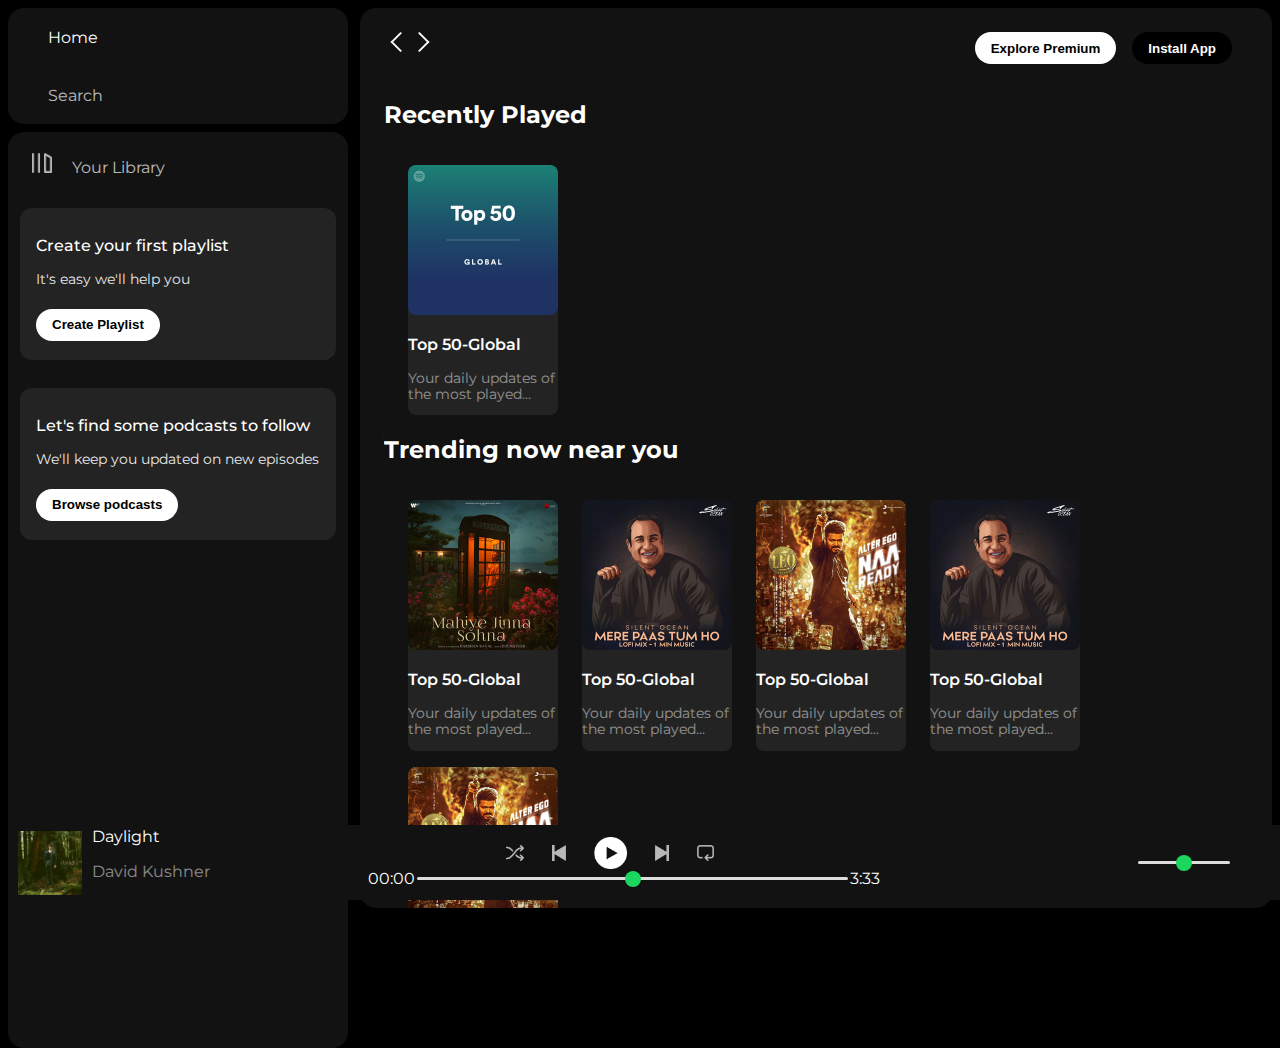
<file: index.html>
<!DOCTYPE html>
<html lang="en">
<head>
    <meta charset="UTF-8">
    <meta name="viewport" content="width=device-width, initial-scale=1.0">
    <title>Spotify - Web Player: Music for everyone</title>
    <link rel="stylesheet" href="style.css">
    <link rel="stylesheet" href="https://cdnjs.cloudflare.com/ajax/libs/font-awesome/6.6.0/css/all.min.css" integrity="sha512-Kc323vGBEqzTmouAECnVceyQqyqdsSiqLQISBL29aUW4U/M7pSPA/gEUZQqv1cwx4OnYxTxve5UMg5GT6L4JJg==" crossorigin="anonymous" referrerpolicy="no-referrer" />
    <link rel="icon" href="./assets/logo.png">
    <link rel="preconnect" href="https://fonts.googleapis.com">
<link rel="preconnect" href="https://fonts.gstatic.com" crossorigin>
<link href="https://fonts.googleapis.com/css2?family=Montserrat:ital,wght@0,100..900;1,100..900&display=swap" rel="stylesheet">
</head>
<body>
    <div class="main">
    <div class="sidebar">
        <div class="nav">
            <div class="nav-option" style="opacity:1">
                <i class="fa-solid fa-house"></i>
                <a href="#">Home</a>
            </div>
            <div class="nav-option">
                
                <i class="fa-solid fa-magnifying-glass"></i>
                <a href="#">Search</a>
            </div>
        </div>
        <div class="library ">
            <div class="options">
                <div class="lib-options nav-option">
                    <img src="./assets/library_icon.png">
                    <a href="#">Your Library</a>
                </div>
                <div class="icons">
                    <i class="fa-solid fa-plus"></i>
                    <i class="fa-solid fa-arrow-right"></i>
                </div>
            </div>
            <div class="lib-box">
                <div class="box">
                    <p class="box-p1">Create your first playlist</p>
                    <p class="box-p2">It's easy we'll help you</p>
                    <button class="badge">Create Playlist</button>
                </div>
                <div class="box">
                    <p class="box-p1">Let's find some podcasts to follow</p>
                    <p class="box-p2">We'll keep you updated on new episodes</p>
                    <button class="badge">Browse podcasts</button>
                </div>
            </div>
        </div>
    </div>
    <div class="main-content">
        <div class="sticky-nav">
            <div class="sticky-nav-iconss">
                <img src="./assets/backward_icon.png">
                <img src="./assets/forward_icon.png" class="hide">
            </div>
            <div class="sticky-nav-options">
                <button class="badge nav-item hide">Explore Premium</button>
                <button class="badge nav-item dark-badge"><i class="fa-regular fa-circle-down" style="margin: right 5px;"></i>Install App</button>
                <i class="fa-regular fa-user"></i>
            </div>
        </div>


        <h2>Recently Played</h2>
        <div class="cards-container">
                <div class="card">
                    <img src="./assets/card1img.jpeg" class="card-image">
                    <p class="card-title">Top 50-Global</p>
                    <p class="card-info">Your daily updates of the most played...</p>
                </div>
        </div>
       
        
        <h2>Trending now near you</h2>
        <div class="cards-container">
                <div class="card">
                    <img src="./assets/card2img.jpeg" class="card-image">
                    <p class="card-title">Top 50-Global</p>
                    <p class="card-info">Your daily updates of the most played...</p>
                </div>
                <div class="card">
                    <img src="./assets/card3img.jpeg" class="card-image">
                    <p class="card-title">Top 50-Global</p>
                    <p class="card-info">Your daily updates of the most played...</p>
                </div>
                <div class="card">
                    <img src="./assets/card4img.jpeg" class="card-image">
                    <p class="card-title">Top 50-Global</p>
                    <p class="card-info">Your daily updates of the most played...</p>
                </div>
                <div class="card">
                    <img src="./assets/card3img.jpeg" class="card-image">
                    <p class="card-title">Top 50-Global</p>
                    <p class="card-info">Your daily updates of the most played...</p>
                </div>
                <div class="card">
                    <img src="./assets/card4img.jpeg" class="card-image">
                    <p class="card-title">Top 50-Global</p>
                    <p class="card-info">Your daily updates of the most played...</p>
                </div>
        </div>
        <h2>Featured Charts</h2>
        <div class="cards-container">
                <div class="card">
                    <img src="./assets/card5img.jpeg" class="card-image">
                    <p class="card-title">Top 50-Global</p>
                    <p class="card-info">Your daily updates of the most played...</p>
                </div>
                <div class="card">
                    <img src="./assets/card6img.jpeg" class="card-image">
                    <p class="card-title">Top Songs - India</p>
                    <p class="card-info">Your daily updates of the most played...</p>
                </div>
                <div class="card">
                    <img src="./assets/card1img.jpeg" class="card-image">
                    <p class="card-title">Top 50-Global</p>
                    <p class="card-info">Your daily updates of the most played...</p>
                </div>
        </div>
        <div class="footer">
            <div class="line">

            </div>
        </div>
    </div>
    <div class="music-player">
        <div class="leftside ">
            <img src="./assets/David_Kushner-_Daylight.png" class="songimg">
            <div class="albums">
            <p class="name ">Daylight</p>
            <p class="singer">David Kushner</p></div>
            <div class="musicplayer-icon">
                <i class="fa-regular fa-heart"></i>
                <i class="fa-solid fa-rectangle-list"></i>
            </div>
        </div>
        <div class="player">
            <div class="player-controls">
                <img src="./assets/player_icon1.png" class="player-control-icon">
                <img src="./assets/player_icon2.png" class="player-control-icon">
                <img src="./assets/player_icon3.png" class="player-control-icon" style="opacity:1; height:2rem;">
                <img src="./assets/player_icon4.png" class="player-control-icon">
                <img src="./assets/player_icon5.png" class="player-control-icon">


            </div>
            <div class="playback-bar">
                <span class="curr-time">00:00</span>
                <input type="range" min="0" max="100" class="progress-bar" step="1">
                <span class="curr-time">3:33</span>

            </div>
        </div>
        <div class="rightside">
            <i class="fa-solid fa-tv icons-right"></i>
            <i class="fa-solid fa-microphone icons-right"></i>
            <i class="fa-solid fa-grip-lines icons-right"></i>
            <i class="fa-brands fa-speaker-deck icons-right"></i>
            <i class="fa-solid fa-volume-low icons-right"></i>
            <input type="range" min="0" max="100" class="track-vol" step="1">
            <i class="fa-solid fa-compress icons-right"></i>
        </div>
    </div></div>
</body>
</html>
</file>
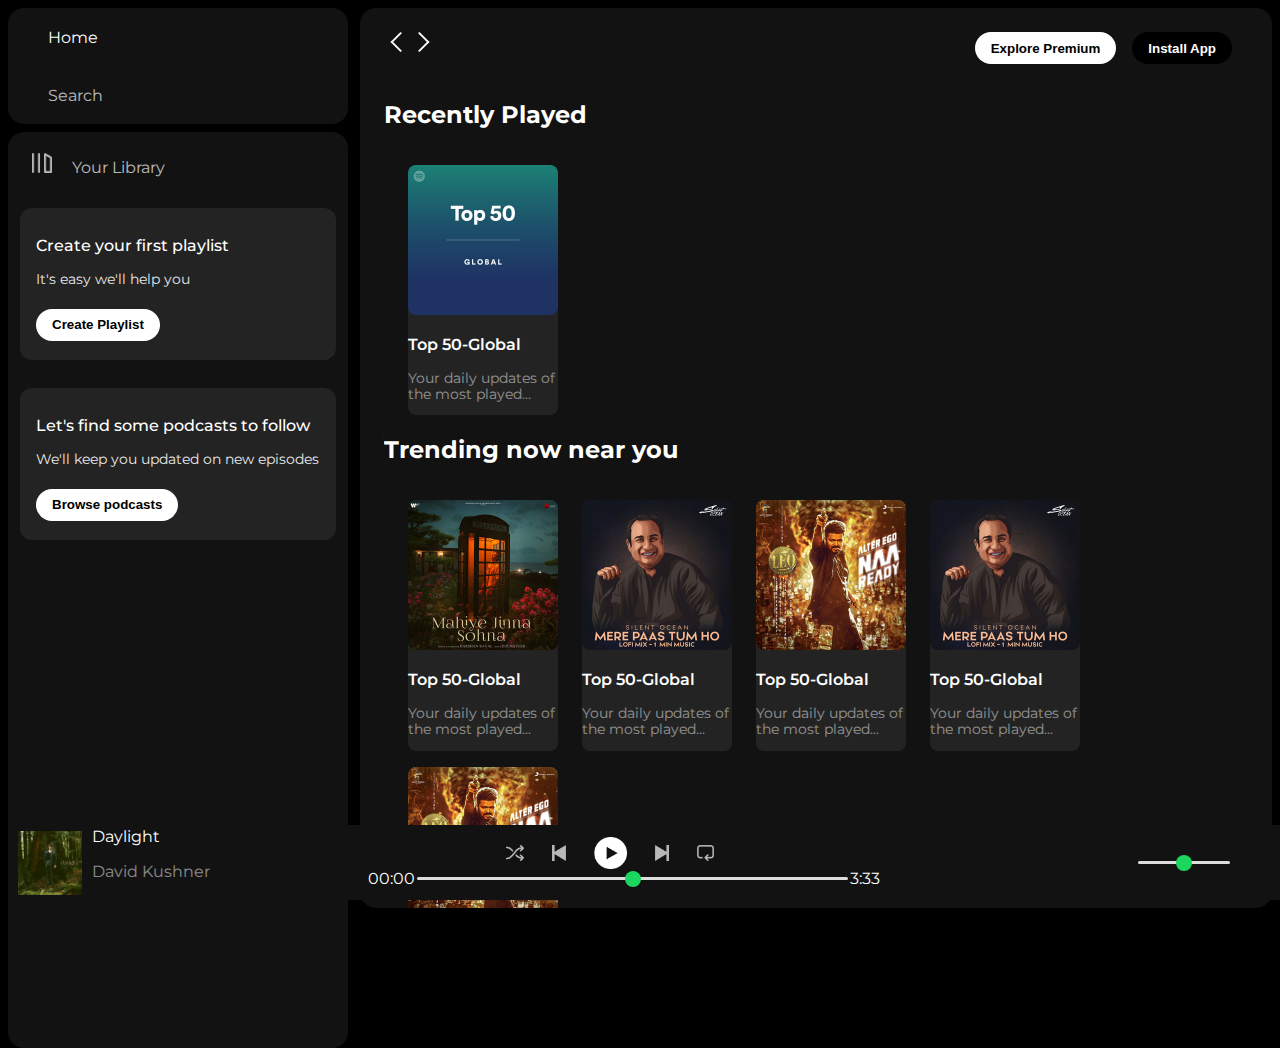
<file: spotifyclone.html>
<!DOCTYPE html>
<html lang="en">
<head>
    <meta charset="UTF-8">
    <meta name="viewport" content="width=device-width, initial-scale=1.0">
    <title>Spotify - Web Player: Music for everyone</title>
    <link rel="stylesheet" href="spotify.css">
    <link rel="stylesheet" href="https://cdnjs.cloudflare.com/ajax/libs/font-awesome/6.6.0/css/all.min.css" integrity="sha512-Kc323vGBEqzTmouAECnVceyQqyqdsSiqLQISBL29aUW4U/M7pSPA/gEUZQqv1cwx4OnYxTxve5UMg5GT6L4JJg==" crossorigin="anonymous" referrerpolicy="no-referrer" />
    <link rel="icon" href="./assets/logo.png">
    <link rel="preconnect" href="https://fonts.googleapis.com">
<link rel="preconnect" href="https://fonts.gstatic.com" crossorigin>
<link href="https://fonts.googleapis.com/css2?family=Montserrat:ital,wght@0,100..900;1,100..900&display=swap" rel="stylesheet">
</head>
<body>
    <div class="main">
    <div class="sidebar">
        <div class="nav">
            <div class="nav-option" style="opacity:1">
                <i class="fa-solid fa-house"></i>
                <a href="#">Home</a>
            </div>
            <div class="nav-option">
                
                <i class="fa-solid fa-magnifying-glass"></i>
                <a href="#">Search</a>
            </div>
        </div>
        <div class="library ">
            <div class="options">
                <div class="lib-options nav-option">
                    <img src="./assets/library_icon.png">
                    <a href="#">Your Library</a>
                </div>
                <div class="icons">
                    <i class="fa-solid fa-plus"></i>
                    <i class="fa-solid fa-arrow-right"></i>
                </div>
            </div>
            <div class="lib-box">
                <div class="box">
                    <p class="box-p1">Create your first playlist</p>
                    <p class="box-p2">It's easy we'll help you</p>
                    <button class="badge">Create Playlist</button>
                </div>
                <div class="box">
                    <p class="box-p1">Let's find some podcasts to follow</p>
                    <p class="box-p2">We'll keep you updated on new episodes</p>
                    <button class="badge">Browse podcasts</button>
                </div>
            </div>
        </div>
    </div>
    <div class="main-content">
        <div class="sticky-nav">
            <div class="sticky-nav-iconss">
                <img src="./assets/backward_icon.png">
                <img src="./assets/forward_icon.png" class="hide">
            </div>
            <div class="sticky-nav-options">
                <button class="badge nav-item hide">Explore Premium</button>
                <button class="badge nav-item dark-badge"><i class="fa-regular fa-circle-down" style="margin: right 5px;"></i>Install App</button>
                <i class="fa-regular fa-user"></i>
            </div>
        </div>


        <h2>Recently Played</h2>
        <div class="cards-container">
                <div class="card">
                    <img src="./assets/card1img.jpeg" class="card-image">
                    <p class="card-title">Top 50-Global</p>
                    <p class="card-info">Your daily updates of the most played...</p>
                </div>
        </div>
       
        
        <h2>Trending now near you</h2>
        <div class="cards-container">
                <div class="card">
                    <img src="./assets/card2img.jpeg" class="card-image">
                    <p class="card-title">Top 50-Global</p>
                    <p class="card-info">Your daily updates of the most played...</p>
                </div>
                <div class="card">
                    <img src="./assets/card3img.jpeg" class="card-image">
                    <p class="card-title">Top 50-Global</p>
                    <p class="card-info">Your daily updates of the most played...</p>
                </div>
                <div class="card">
                    <img src="./assets/card4img.jpeg" class="card-image">
                    <p class="card-title">Top 50-Global</p>
                    <p class="card-info">Your daily updates of the most played...</p>
                </div>
                <div class="card">
                    <img src="./assets/card3img.jpeg" class="card-image">
                    <p class="card-title">Top 50-Global</p>
                    <p class="card-info">Your daily updates of the most played...</p>
                </div>
                <div class="card">
                    <img src="./assets/card4img.jpeg" class="card-image">
                    <p class="card-title">Top 50-Global</p>
                    <p class="card-info">Your daily updates of the most played...</p>
                </div>
        </div>
        <h2>Featured Charts</h2>
        <div class="cards-container">
                <div class="card">
                    <img src="./assets/card5img.jpeg" class="card-image">
                    <p class="card-title">Top 50-Global</p>
                    <p class="card-info">Your daily updates of the most played...</p>
                </div>
                <div class="card">
                    <img src="./assets/card6img.jpeg" class="card-image">
                    <p class="card-title">Top Songs - India</p>
                    <p class="card-info">Your daily updates of the most played...</p>
                </div>
                <div class="card">
                    <img src="./assets/card1img.jpeg" class="card-image">
                    <p class="card-title">Top 50-Global</p>
                    <p class="card-info">Your daily updates of the most played...</p>
                </div>
        </div>
        <div class="footer">
            <div class="line">

            </div>
        </div>
    </div>
    <div class="music-player">
        <div class="leftside ">
            <img src="./assets/David_Kushner-_Daylight.png" class="songimg">
            <div class="albums">
            <p class="name ">Daylight</p>
            <p class="singer">David Kushner</p></div>
            <div class="musicplayer-icon">
                <i class="fa-regular fa-heart"></i>
                <i class="fa-solid fa-rectangle-list"></i>
            </div>
        </div>
        <div class="player">
            <div class="player-controls">
                <img src="./assets/player_icon1.png" class="player-control-icon">
                <img src="./assets/player_icon2.png" class="player-control-icon">
                <img src="./assets/player_icon3.png" class="player-control-icon" style="opacity:1; height:2rem;">
                <img src="./assets/player_icon4.png" class="player-control-icon">
                <img src="./assets/player_icon5.png" class="player-control-icon">


            </div>
            <div class="playback-bar">
                <span class="curr-time">00:00</span>
                <input type="range" min="0" max="100" class="progress-bar" step="1">
                <span class="curr-time">3:33</span>

            </div>
        </div>
        <div class="rightside">
            <i class="fa-solid fa-tv icons-right"></i>
            <i class="fa-solid fa-microphone icons-right"></i>
            <i class="fa-solid fa-grip-lines icons-right"></i>
            <i class="fa-brands fa-speaker-deck icons-right"></i>
            <i class="fa-solid fa-volume-low icons-right"></i>
            <input type="range" min="0" max="100" class="track-vol" step="1">
            <i class="fa-solid fa-compress icons-right"></i>
        </div>
    </div></div>
</body>
</html>
</file>
<file: style.css>
body{
    font-family:'Montserrat',sans-serif;
    margin:0;
    background-color:  #000;
    color:white;
    overflow:hidden;
}
.main{
    display:flex;
    height:100vh;
    padding: 0.5rem;
}
.sidebar{
    background-color:black;
    width: 340px;
    border-radius: 1rem;
    margin-right:0.75rem ;

}
.main-content{
    background-color: #121212;
    flex:1;
    border-radius: 1rem;
    overflow:auto;
    padding:0 1.5rem 0 1.5rem;
}
.music-player{
    background-color:#121212;
    bottom:0px;
    position:fixed;
    width:100%;
    height:75px;
    display:flex;
    justify-content: space-between;
    align-items: center;

}
a{
    text-decoration: none;
    color:white;
}
.nav{
    background-color: #121212;
    border-radius: 1rem;
    display: flex;
    flex-direction:column;
    justify-content: center;
    height:100px ;
    padding: 0.5rem 0.75rem;

}
.nav-option{
    line-height:2.5rem ;
    opacity:0.7;
    padding:0.5rem 0.75rem ;
}
.nav-option:hover{
    opacity:1;
}
.nav-option i{
    font-size: 1.25rem;
} 

.nav-option a{
    font-size: 1rem;
    margin-left: 1rem;
}
.library{
    background-color: #121212;
    border-radius: 1rem;
    height:100%;
    margin-top: 0.5rem;
    padding:0.5rem 0.75rem;
}
.options{
    display: flex;
    justify-content: space-between;
    align-items: center;

}
.lib-options img{
    height:1.25rem;
    width:1.25rem;
}
.icons{
    font-size: 1.25rem;
    display: flex;
}
.icons i{
    opacity:0.7;
    margin-right: 1.25rem;
}
.icons i:hover{
    opacity: 1;
}
.box{
    height: 8rem ;
    background-color: #232323;
    border-radius: 0.75rem;
    margin:0.75rem 0 1.75rem 0;
    padding:0.75rem 1rem;
}
.box-p1{
    font-size: 1rem;
    font-weight: 500;
}
.box-p2{
    font-size: 0.85rem;
    opacity:0.9;
}
.badge{
    background-color: white;
    border: none;
    border-radius: 100px;
    padding:0.25rem 1rem;
    font-weight: 700;
    margin-top: 0.5rem;
    height:2rem;
    width: fit-content;

}
.sticky-nav{
    position: sticky;
    top:0;
    background-color: #121212;
    display: flex;
    justify-content: space-between;
    align-items: center;
    padding:1rem 0 1rem 0;
    z-index: 10;
}
.dark-badge{
    background-color:black;
    color:white ;
}
.sticky-nav-icons{
    margin-left:0.75rem;
}
.sticky-nav-options{
    display:flex;
    justify-content:center ;
    align-items: center;

}
.sticky-nav-options button{
    margin-right:1rem;
}
.nav-item{
    margin-right: 1rem;
}
@media (max-width:1000px){
    .hide{
        display:none;
    }
}
.card{
    background-color: #232323;
    width:150px;
    border-radius: 0.5rem;
    padding:1 rem;
    margin-left: 1.5rem;
    margin-top:1rem;
}
.cards-container{
    display: flex;
    flex-wrap:wrap;
}
.card-image{
    width:100%;
    border-radius: 0.5rem;
}
.card-title{
    font-weight: 600;
}
.card-info{
    font-size: 0.85rem;
    opacity:0.5;

}
.footer{
    height: 300px;
    display: flex;
    align-items: center;
    justify-content: center;
}
.line{
    height:50%;
    width:90%;
    border-top: 1px solid white;
    opacity: 0.4;
}
.songimg{
    margin: 20px 10px 20px 10px;
    height:4rem;
    width:4rem;
}
.leftside{
    display:flex;
    width:25%;
    justify-content:left;
}
.musicplayer-icon i{
    margin-top: 2rem;
    margin-left: 10px;
}
.name{
    font-weight: 700px;
   
}
.singer{
    opacity:0.5;

}
.player{
    width:50%;
}
.rightside{
    width:25%;
    display: flex;
    flex-direction: row;
    justify-content: flex-end;
    gap:8px;
    margin-right: 3rem;
}
.icons-right{
    opacity:0.7;
}
.icons-right:hover{
    opacity:1;
}
.player-control-icon{
    height:1rem;
    margin-right: 1.75rem;
    opacity:0.7;
}
.player-control-icon:hover{
    opacity:1;
}
.player-controls{
    display:flex;
    justify-content: center;
    align-items: center;
}
.playback-bar{
    display: flex;
    justify-content: center;
    align-items: center;
}
.progress-bar{
    width:70%;
    appearance: none;
    background-color: transparent;
    cursor:pointer;

}
.progress-bar::-webkit-slider-runnable-track{
    background-color: #ddd;
    border-radius: 100px;
    height:0.2rem;
}
.progress-bar::-webkit-slider-thumb{
    appearance: none;
    height:1rem;
    width:1rem;
    background-color: #1bd760;
    border-radius: 50%;
    margin-top:-6px;
}
.track-vol{
    appearance: none;
    background-color: transparent;
    cursor:pointer;
    width:30%;
}
.track-vol::-webkit-slider-runnable-track{
    border-radius: 100px;
    background-color: #ddd;
    height:0.2rem;
}
.track-vol::-webkit-slider-thumb{
    appearance: none;
    height:1rem;
    width:1rem;
    background-color: #1bd760;
    border-radius: 50%;
    margin-top:-6px;
}
</file>
<file: spotify.css>
body{
    font-family:'Montserrat',sans-serif;
    margin:0;
    background-color:  #000;
    color:white;
    overflow:hidden;
}
.main{
    display:flex;
    height:100vh;
    padding: 0.5rem;
}
.sidebar{
    background-color:black;
    width: 340px;
    border-radius: 1rem;
    margin-right:0.75rem ;

}
.main-content{
    background-color: #121212;
    flex:1;
    border-radius: 1rem;
    overflow:auto;
    padding:0 1.5rem 0 1.5rem;
}
.music-player{
    background-color:#121212;
    bottom:0px;
    position:fixed;
    width:100%;
    height:75px;
    display:flex;
    justify-content: space-between;
    align-items: center;

}
a{
    text-decoration: none;
    color:white;
}
.nav{
    background-color: #121212;
    border-radius: 1rem;
    display: flex;
    flex-direction:column;
    justify-content: center;
    height:100px ;
    padding: 0.5rem 0.75rem;

}
.nav-option{
    line-height:2.5rem ;
    opacity:0.7;
    padding:0.5rem 0.75rem ;
}
.nav-option:hover{
    opacity:1;
}
.nav-option i{
    font-size: 1.25rem;
} 

.nav-option a{
    font-size: 1rem;
    margin-left: 1rem;
}
.library{
    background-color: #121212;
    border-radius: 1rem;
    height:100%;
    margin-top: 0.5rem;
    padding:0.5rem 0.75rem;
}
.options{
    display: flex;
    justify-content: space-between;
    align-items: center;

}
.lib-options img{
    height:1.25rem;
    width:1.25rem;
}
.icons{
    font-size: 1.25rem;
    display: flex;
}
.icons i{
    opacity:0.7;
    margin-right: 1.25rem;
}
.icons i:hover{
    opacity: 1;
}
.box{
    height: 8rem ;
    background-color: #232323;
    border-radius: 0.75rem;
    margin:0.75rem 0 1.75rem 0;
    padding:0.75rem 1rem;
}
.box-p1{
    font-size: 1rem;
    font-weight: 500;
}
.box-p2{
    font-size: 0.85rem;
    opacity:0.9;
}
.badge{
    background-color: white;
    border: none;
    border-radius: 100px;
    padding:0.25rem 1rem;
    font-weight: 700;
    margin-top: 0.5rem;
    height:2rem;
    width: fit-content;

}
.sticky-nav{
    position: sticky;
    top:0;
    background-color: #121212;
    display: flex;
    justify-content: space-between;
    align-items: center;
    padding:1rem 0 1rem 0;
    z-index: 10;
}
.dark-badge{
    background-color:black;
    color:white ;
}
.sticky-nav-icons{
    margin-left:0.75rem;
}
.sticky-nav-options{
    display:flex;
    justify-content:center ;
    align-items: center;

}
.sticky-nav-options button{
    margin-right:1rem;
}
.nav-item{
    margin-right: 1rem;
}
@media (max-width:1000px){
    .hide{
        display:none;
    }
}
.card{
    background-color: #232323;
    width:150px;
    border-radius: 0.5rem;
    padding:1 rem;
    margin-left: 1.5rem;
    margin-top:1rem;
}
.cards-container{
    display: flex;
    flex-wrap:wrap;
}
.card-image{
    width:100%;
    border-radius: 0.5rem;
}
.card-title{
    font-weight: 600;
}
.card-info{
    font-size: 0.85rem;
    opacity:0.5;

}
.footer{
    height: 300px;
    display: flex;
    align-items: center;
    justify-content: center;
}
.line{
    height:50%;
    width:90%;
    border-top: 1px solid white;
    opacity: 0.4;
}
.songimg{
    margin: 20px 10px 20px 10px;
    height:4rem;
    width:4rem;
}
.leftside{
    display:flex;
    width:25%;
    justify-content:left;
}
.musicplayer-icon i{
    margin-top: 2rem;
    margin-left: 10px;
}
.name{
    font-weight: 700px;
   
}
.singer{
    opacity:0.5;

}
.player{
    width:50%;
}
.rightside{
    width:25%;
    display: flex;
    flex-direction: row;
    justify-content: flex-end;
    gap:8px;
    margin-right: 3rem;
}
.icons-right{
    opacity:0.7;
}
.icons-right:hover{
    opacity:1;
}
.player-control-icon{
    height:1rem;
    margin-right: 1.75rem;
    opacity:0.7;
}
.player-control-icon:hover{
    opacity:1;
}
.player-controls{
    display:flex;
    justify-content: center;
    align-items: center;
}
.playback-bar{
    display: flex;
    justify-content: center;
    align-items: center;
}
.progress-bar{
    width:70%;
    appearance: none;
    background-color: transparent;
    cursor:pointer;

}
.progress-bar::-webkit-slider-runnable-track{
    background-color: #ddd;
    border-radius: 100px;
    height:0.2rem;
}
.progress-bar::-webkit-slider-thumb{
    appearance: none;
    height:1rem;
    width:1rem;
    background-color: #1bd760;
    border-radius: 50%;
    margin-top:-6px;
}
.track-vol{
    appearance: none;
    background-color: transparent;
    cursor:pointer;
    width:30%;
}
.track-vol::-webkit-slider-runnable-track{
    border-radius: 100px;
    background-color: #ddd;
    height:0.2rem;
}
.track-vol::-webkit-slider-thumb{
    appearance: none;
    height:1rem;
    width:1rem;
    background-color: #1bd760;
    border-radius: 50%;
    margin-top:-6px;
}
</file>
